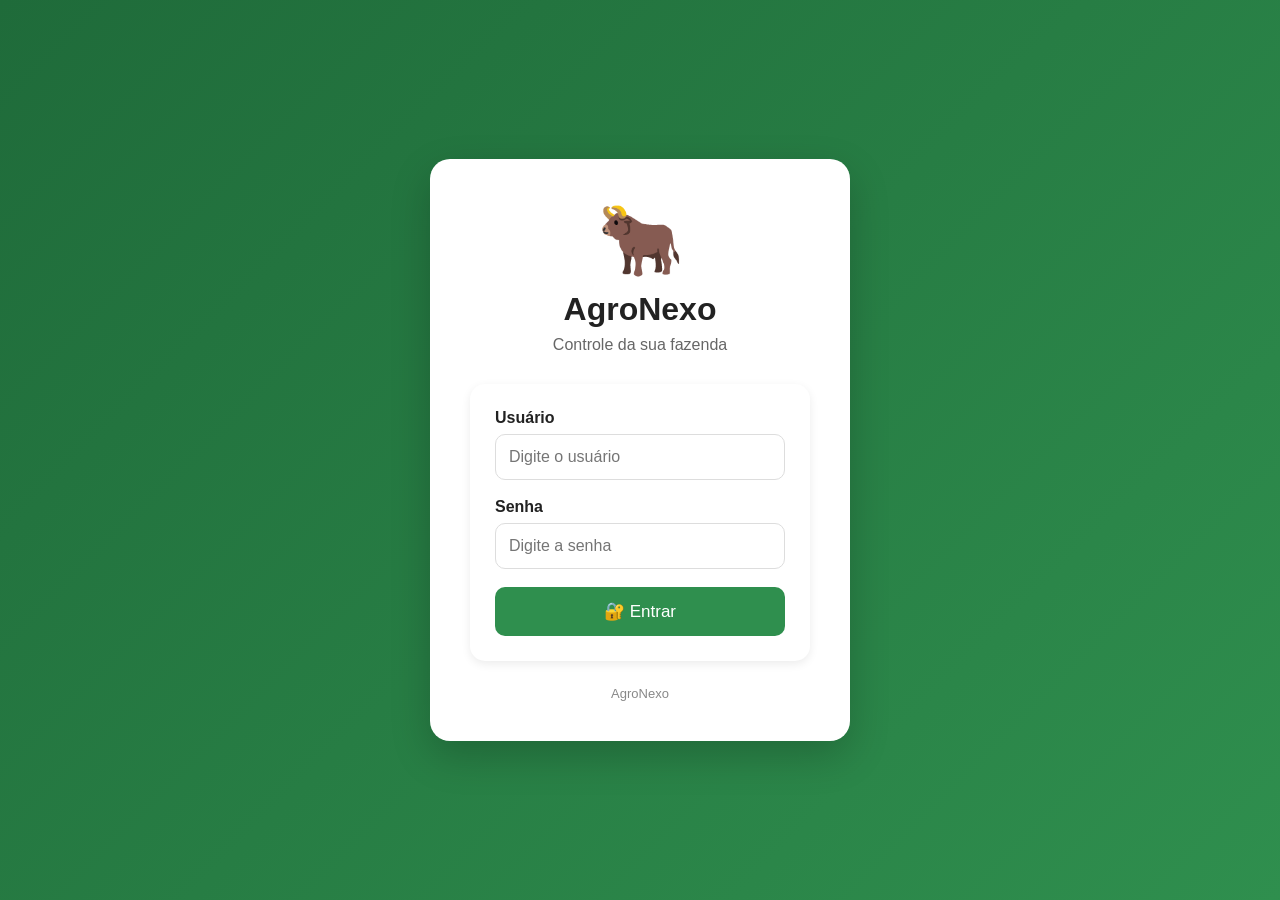
<file: animal.html>
<!DOCTYPE html>
<html lang="pt-BR">

<head>

    <meta charset="UTF-8">

    <meta
        name="viewport"
        content="width=device-width, initial-scale=1.0"
    >

    <title>Ficha do Animal</title>

    <link rel="stylesheet" href="style.css">

</head>

<body>

<header class="topo">

    <h1>
        📋 Ficha do animal
    </h1>

</header>


<main class="dashboard">

    <div
        id="fichaAnimal"
        class="ficha"
    ></div>


    <div class="barra-acoes">

        <button onclick="editarAnimal()">
            ✏️ Editar
        </button>

        <button
            onclick="excluirAnimal()"
            class="botao-perigo"
        >
            🗑️ Excluir
        </button>

        <button onclick="voltarGado()">
            ← Voltar
        </button>

    </div>

</main>


<script src="script.js"></script>

</body>

</html>
</file>
<file: style.css>
/* ======================================================
   RESET
====================================================== */

* {
    box-sizing: border-box;
    margin: 0;
    padding: 0;
}


body {
    font-family: Arial, sans-serif;
    background: #f4f6f3;
    color: #222;
}


/* ======================================================
   CABEÇALHO
====================================================== */

.topo {
    display: flex;
    justify-content: space-between;
    align-items: center;

    padding: 20px 30px;

    background: #246b3a;
    color: white;

    position: relative;
}


.topo h1 {
    margin: 0;
    font-size: 28px;
}


.topo p {
    margin: 5px 0 0;
    opacity: 0.9;
}


/* ======================================================
   BOTÃO DO MENU
====================================================== */

.botao-menu {
    width: 55px;
    height: 55px;

    padding: 0;

    border: none;
    border-radius: 15px;

    background: rgba(255, 255, 255, 0.18);

    color: white;

    font-size: 30px;

    cursor: pointer;

    display: flex;
    align-items: center;
    justify-content: center;

    position: relative;

    z-index: 1001;

    flex: none;
}


.botao-menu:hover {
    background: rgba(255, 255, 255, 0.28);
}


.botao-menu:active {
    transform: scale(0.95);
}


/* ======================================================
   FUNDO ESCURO DO MENU
====================================================== */

.fundo-menu {
    position: fixed;

    top: 0;
    left: 0;

    width: 100%;
    height: 100%;

    background: rgba(0, 0, 0, 0.5);

    opacity: 0;

    visibility: hidden;

    transition:
        opacity 0.3s ease,
        visibility 0.3s ease;

    z-index: 2000;
}


.fundo-menu.aberto {
    opacity: 1;

    visibility: visible;
}


/* ======================================================
   MENU LATERAL
====================================================== */

.menu-lateral {
    position: fixed;

    top: 0;
    right: 0;

    width: 310px;

    max-width: 85%;

    height: 100vh;

    background: white;

    z-index: 2001;

    transform: translateX(100%);

    transition:
        transform 0.3s ease;

    box-shadow:
        -5px 0 25px rgba(0, 0, 0, 0.25);

    display: flex;

    flex-direction: column;
}


.menu-lateral.aberto {
    transform: translateX(0);
}


/* ======================================================
   CABEÇALHO DO MENU
====================================================== */

.menu-cabecalho {
    background: #24733d;

    color: white;

    padding: 25px 20px;

    display: flex;

    align-items: center;

    justify-content: space-between;
}


.menu-cabecalho h2 {
    margin: 0;

    font-size: 25px;
}


.menu-cabecalho p {
    margin: 5px 0 0;

    font-size: 16px;
}


.fechar-menu {
    width: 45px !important;
    height: 45px;

    padding: 0 !important;

    border: none;

    background: transparent !important;

    color: white;

    font-size: 40px;

    cursor: pointer;

    line-height: 1;

    flex: none !important;
}


.fechar-menu:hover {
    background: rgba(255, 255, 255, 0.15) !important;
}


/* ======================================================
   OPÇÕES DO MENU
====================================================== */

.opcoes-menu {
    padding: 15px;

    display: flex;

    flex-direction: column;

    gap: 5px;

    overflow-y: auto;
}


.opcoes-menu button {
    width: 100%;

    min-height: 55px;

    padding: 15px;

    border: none;

    border-radius: 12px;

    background: transparent;

    color: #222;

    font-size: 18px;

    text-align: left;

    cursor: pointer;

    display: flex;

    align-items: center;

    gap: 15px;

    flex: none;
}


.opcoes-menu button:hover {
    background: #eef7f0;
}


.opcoes-menu button:active {
    background: #dceee0;

    transform: scale(0.98);
}


.opcoes-menu button span {
    color: #222;
}


/* ======================================================
   RODAPÉ DO MENU
====================================================== */

.menu-rodape {
    margin-top: auto;

    padding: 15px;

    border-top: 1px solid #ddd;
}


.menu-rodape button {
    width: 100%;

    min-height: 55px;

    padding: 15px;

    border: none;

    border-radius: 12px;

    background: transparent;

    color: #222;

    font-size: 18px;

    text-align: left;

    cursor: pointer;

    display: flex;

    align-items: center;

    gap: 15px;

    flex: none;
}


.menu-rodape button:hover {
    background: #fff0f0;
}


/* ======================================================
   DASHBOARD
====================================================== */

.dashboard {
    width: 90%;

    max-width: 1000px;

    margin: 25px auto;
}


/* ======================================================
   FOTO DA FAZENDA
====================================================== */

.foto-capa {
    height: 280px;

    position: relative;

    overflow: hidden;

    border-radius: 20px;

    background:
        linear-gradient(
            135deg,
            #245f36,
            #4b9b5e
        );

    margin-bottom: 25px;
}


.foto-capa img {
    width: 100%;

    height: 100%;

    object-fit: cover;
}


.foto-texto {
    position: absolute;

    left: 0;
    right: 0;
    bottom: 0;

    padding: 30px;

    color: white;

    background:
        linear-gradient(
            transparent,
            rgba(0, 0, 0, 0.75)
        );
}


.foto-texto h2 {
    margin: 0;

    font-size: 30px;
}


.foto-texto p {
    margin: 8px 0 0;
}


/* ======================================================
   RESUMO
====================================================== */

.resumo {
    display: grid;

    grid-template-columns:
        repeat(3, 1fr);

    gap: 15px;

    margin-bottom: 25px;
}


.card-resumo {
    background: white;

    border-radius: 18px;

    padding: 25px;

    text-align: center;

    box-shadow:
        0 5px 18px
        rgba(0, 0, 0, 0.08);

    transition: 0.2s;
}


.card-resumo:hover {
    transform: translateY(-4px);
}


.card-resumo .icone {
    font-size: 42px;
}


.card-resumo h2 {
    font-size: 30px;

    margin: 8px 0 0;
}


.card-resumo p {
    margin: 5px 0 0;
}


/* ======================================================
   EXPLICAÇÃO
====================================================== */

.explicacao {
    background: white;

    padding: 25px;

    border-radius: 18px;

    box-shadow:
        0 5px 18px
        rgba(0, 0, 0, 0.08);

    margin-bottom: 25px;
}


.explicacao h2 {
    margin-bottom: 12px;
}


.explicacao p {
    margin-bottom: 10px;

    line-height: 1.5;
}


/* ======================================================
   CARDS GERAIS
====================================================== */

.card {
    background: white;

    padding: 25px;

    border-radius: 15px;

    text-align: center;

    box-shadow:
        0 3px 10px
        rgba(0, 0, 0, 0.08);

    margin-bottom: 15px;
}


.card h2 {
    margin-bottom: 10px;
}


.card p {
    margin-bottom: 8px;
}


/* ======================================================
   BOTÕES GERAIS
====================================================== */

button {
    padding: 15px;

    border: none;

    border-radius: 10px;

    background: #2f6b3f;

    color: white;

    font-size: 16px;

    cursor: pointer;
}


button:hover {
    opacity: 0.85;
}


/* ======================================================
   BOTÃO PERIGO
====================================================== */

.botao-perigo {
    background: #c62828 !important;

    color: white !important;

    margin-top: 10px;
}


.botao-perigo:hover {
    background: #a51f1f !important;
}


/* ======================================================
   FORMULÁRIOS
====================================================== */

form {
    background: white;

    padding: 25px;

    border-radius: 15px;

    box-shadow:
        0 3px 10px
        rgba(0, 0, 0, 0.08);
}


.campo {
    margin-bottom: 18px;
}


.campo label {
    display: block;

    font-weight: bold;

    margin-bottom: 7px;
}


.campo input,
.campo select,
.campo textarea {
    width: 100%;

    padding: 13px;

    border: 1px solid #ccc;

    border-radius: 8px;

    font-size: 16px;

    font-family: Arial, sans-serif;
}


.campo textarea {
    min-height: 100px;

    resize: vertical;
}


/* ======================================================
   BUSCA
====================================================== */

#busca,
#buscaAnimal {
    width: 100%;

    padding: 15px;

    margin-bottom: 20px;

    border: 1px solid #ccc;

    border-radius: 10px;

    font-size: 16px;
}


/* ======================================================
   ANIMAIS
====================================================== */

.animal {
    margin-bottom: 15px;
}


.animal h3 {
    margin-bottom: 15px;
}


.animal p {
    margin-bottom: 7px;
}


.animal button {
    width: 100%;
}


.animal-card {
    margin-bottom: 15px;
}


.animal-icone {
    font-size: 55px;

    margin-bottom: 10px;
}


.animal-foto-grande {
    font-size: 100px;

    margin-bottom: 15px;
}


/* ======================================================
   LOGIN
====================================================== */

.tela-login {
    min-height: 100vh;

    display: flex;

    justify-content: center;

    align-items: center;

    background:
        linear-gradient(
            135deg,
            #1f6b3a,
            #2f8f4e
        );
}


.login-container {
    width: 90%;

    max-width: 420px;

    background: white;

    padding: 40px;

    border-radius: 20px;

    text-align: center;

    box-shadow:
        0 15px 40px
        rgba(0, 0, 0, 0.20);
}


.login-logo {
    font-size: 70px;

    margin-bottom: 10px;
}


.login-container h1 {
    margin-bottom: 8px;
}


.login-subtitulo {
    color: #666;

    margin-bottom: 30px;
}


.login-info {
    margin-top: 25px;

    font-size: 13px;

    color: #888;
}


.login-container .campo {
    text-align: left;

    margin-bottom: 18px;
}


.login-container input {
    width: 100%;

    padding: 13px;

    border: 1px solid #ddd;

    border-radius: 10px;

    box-sizing: border-box;

    font-size: 16px;
}


.login-container input:focus {
    outline: none;

    border-color: #2f8f4e;
}


.login-container button {
    width: 100%;

    padding: 14px;

    border: none;

    border-radius: 10px;

    background: #2f8f4e;

    color: white;

    font-size: 17px;

    cursor: pointer;
}


.login-container button:hover {
    background: #245f36;
}


/* ======================================================
   FINANCEIRO
====================================================== */

.resumo-financeiro {
    display: grid;

    grid-template-columns:
        repeat(3, 1fr);

    gap: 15px;

    margin-bottom: 25px;
}


.finance-card {
    background: white;

    padding: 25px;

    border-radius: 18px;

    text-align: center;

    box-shadow:
        0 5px 18px
        rgba(0, 0, 0, 0.08);
}


.finance-card div {
    font-size: 40px;
}


.finance-card strong {
    font-size: 23px;
}


.finance-card.entrada {
    border-top:
        5px solid #2e7d32;
}


.finance-card.saida {
    border-top:
        5px solid #c62828;
}


.finance-card.saldo {
    border-top:
        5px solid #1565c0;
}


.valor-entrada {
    color: #2e7d32;
}


.valor-saida {
    color: #c62828;
}


.financeiro-linha {
    display: flex;

    justify-content: space-between;

    align-items: center;

    gap: 20px;
}


.financeiro-item {
    margin-bottom: 15px;
}


/* ======================================================
   RODAPÉ
====================================================== */

footer {
    text-align: center;

    padding: 25px;

    color: #777;

    font-size: 13px;
}


/* ======================================================
   RESPONSIVIDADE
====================================================== */

@media (max-width: 700px) {

    .topo {
        padding: 15px;
    }


    .topo h1 {
        font-size: 21px;
    }


    .botao-menu {
        width: 50px;

        height: 50px;

        font-size: 27px;
    }


    .dashboard {
        width: 94%;

        margin-top: 20px;
    }


    .foto-capa {
        height: 230px;
    }


    .foto-texto {
        padding: 20px;
    }


    .foto-texto h2 {
        font-size: 24px;
    }


    .resumo {
        grid-template-columns: 1fr;
    }


    .resumo-financeiro {
        grid-template-columns: 1fr;
    }


    .menu-lateral {
        width: 300px;

        max-width: 88%;
    }


    .opcoes-menu button {
        font-size: 17px;

        padding: 15px;
    }


    .login-container {
        padding: 30px 20px;
    }


    .financeiro-linha {
        flex-direction: column;

        align-items: flex-start;
    }

}


/* ======================================================
   CELULAR PEQUENO
====================================================== */

@media (max-width: 400px) {

    .menu-lateral {
        width: 280px;
    }


    .menu-cabecalho {
        padding: 20px 15px;
    }


    .opcoes-menu {
        padding: 10px;
    }


    .menu-rodape {
        padding: 10px;
    }

}
/* ======================================================
   COMPRA DE GADO
====================================================== */

.pagina-titulo {
    background: white;

    padding: 25px;

    border-radius: 18px;

    margin-bottom: 20px;

    box-shadow:
        0 5px 18px
        rgba(0, 0, 0, 0.08);
}


.pagina-titulo h2 {
    margin-bottom: 8px;
}


.pagina-titulo p {
    color: #666;

    line-height: 1.5;
}


/* ======================================================
   FORMULÁRIO DE COMPRA
====================================================== */

.compra-formulario {
    margin-bottom: 25px;
}


.compra-formulario form {
    padding: 25px;
}


.compra-formulario h2 {
    margin-bottom: 20px;
}


.titulo-secao {
    margin-top: 30px;

    padding-top: 20px;

    border-top: 1px solid #ddd;
}


.linha-formulario {
    display: grid;

    grid-template-columns:
        repeat(3, 1fr);

    gap: 15px;
}


.linha-formulario .campo {
    margin-bottom: 15px;
}


.botao-principal {
    width: 100%;

    margin-top: 15px;

    background: #2f7d46;

    font-size: 18px;

    font-weight: bold;
}


.botao-principal:hover {
    background: #245f36;

    opacity: 1;
}


/* ======================================================
   RESULTADO
====================================================== */

.resultado-compra {
    margin-bottom: 25px;
}


.resultado-cabecalho {
    background: #246b3a;

    color: white;

    padding: 20px;

    border-radius:
        18px 18px 0 0;
}


.resultado-status {
    padding: 25px;

    background: white;

    display: flex;

    align-items: center;

    gap: 20px;
}


.resultado-status > span {
    font-size: 45px;
}


.resultado-status strong {
    font-size: 15px;
}


.resultado-status h2 {
    font-size: 30px;

    margin: 5px 0;
}


.resultado-status p {
    color: #666;
}


.resultado-lucro {
    border-left:
        6px solid #2e7d32;
}


.resultado-prejuizo {
    border-left:
        6px solid #c62828;
}


/* ======================================================
   CARDS DO RESULTADO
====================================================== */

.resultado-grid {
    display: grid;

    grid-template-columns:
        repeat(4, 1fr);

    gap: 12px;

    background: white;

    padding: 20px;
}


.resultado-card {
    background: #f5f7f5;

    padding: 18px;

    border-radius: 12px;

    display: flex;

    flex-direction: column;

    gap: 8px;
}


.resultado-card span {
    color: #666;

    font-size: 14px;
}


.resultado-card strong {
    font-size: 18px;
}


/* ======================================================
   DETALHAMENTO
====================================================== */

.detalhes-custos {
    background: white;

    padding: 25px;

    border-radius:
        0 0 18px 18px;
}


.detalhes-custos h3 {
    margin-bottom: 15px;
}


.detalhes-custos p {
    display: flex;

    justify-content: space-between;

    gap: 20px;

    padding: 10px 0;

    border-bottom:
        1px solid #eee;
}


.detalhes-custos hr {
    border: none;

    border-top:
        2px solid #ddd;

    margin: 10px 0;
}


.total-destaque {
    font-size: 18px;

    border-bottom: none !important;
}


/* ======================================================
   HISTÓRICO
====================================================== */

.historico-compras {
    margin-bottom: 30px;
}


.historico-compras > h2 {
    margin-bottom: 15px;
}


.compra-historico-card {
    background: white;

    padding: 20px;

    border-radius: 16px;

    margin-bottom: 15px;

    box-shadow:
        0 4px 15px
        rgba(0, 0, 0, 0.08);
}


.compra-historico-topo {
    display: flex;

    justify-content: space-between;

    align-items: center;

    gap: 15px;

    margin-bottom: 15px;
}


.compra-historico-topo h3 {
    margin-bottom: 5px;
}


.compra-historico-topo p {
    color: #666;
}


.tag-lucro,
.tag-prejuizo {
    padding: 8px 12px;

    border-radius: 20px;

    font-size: 14px;

    white-space: nowrap;
}


.tag-lucro {
    background: #e8f5e9;

    color: #2e7d32;
}


.tag-prejuizo {
    background: #ffebee;

    color: #c62828;
}


.compra-historico-dados {
    display: grid;

    grid-template-columns:
        repeat(2, 1fr);

    gap: 8px;

    margin-bottom: 15px;
}


.compra-historico-dados p {
    padding: 8px;

    background: #f6f7f6;

    border-radius: 8px;
}


.compra-acoes {
    display: flex;

    gap: 10px;
}


.compra-acoes button {
    flex: 1;
}


/* ======================================================
   RESPONSIVIDADE
====================================================== */

@media (max-width: 800px) {

    .linha-formulario {
        grid-template-columns: 1fr;
    }


    .resultado-grid {
        grid-template-columns:
            repeat(2, 1fr);
    }

}


@media (max-width: 600px) {

    .resultado-grid {
        grid-template-columns: 1fr;
    }


    .resultado-status {
        padding: 20px;
    }


    .resultado-status h2 {
        font-size: 25px;
    }


    .compra-historico-topo {
        align-items: flex-start;

        flex-direction: column;
    }


    .compra-historico-dados {
        grid-template-columns: 1fr;
    }


    .compra-acoes {
        flex-direction: column;
    }


    .detalhes-custos p {
        flex-direction: column;

        gap: 5px;
    }

}
</file>
